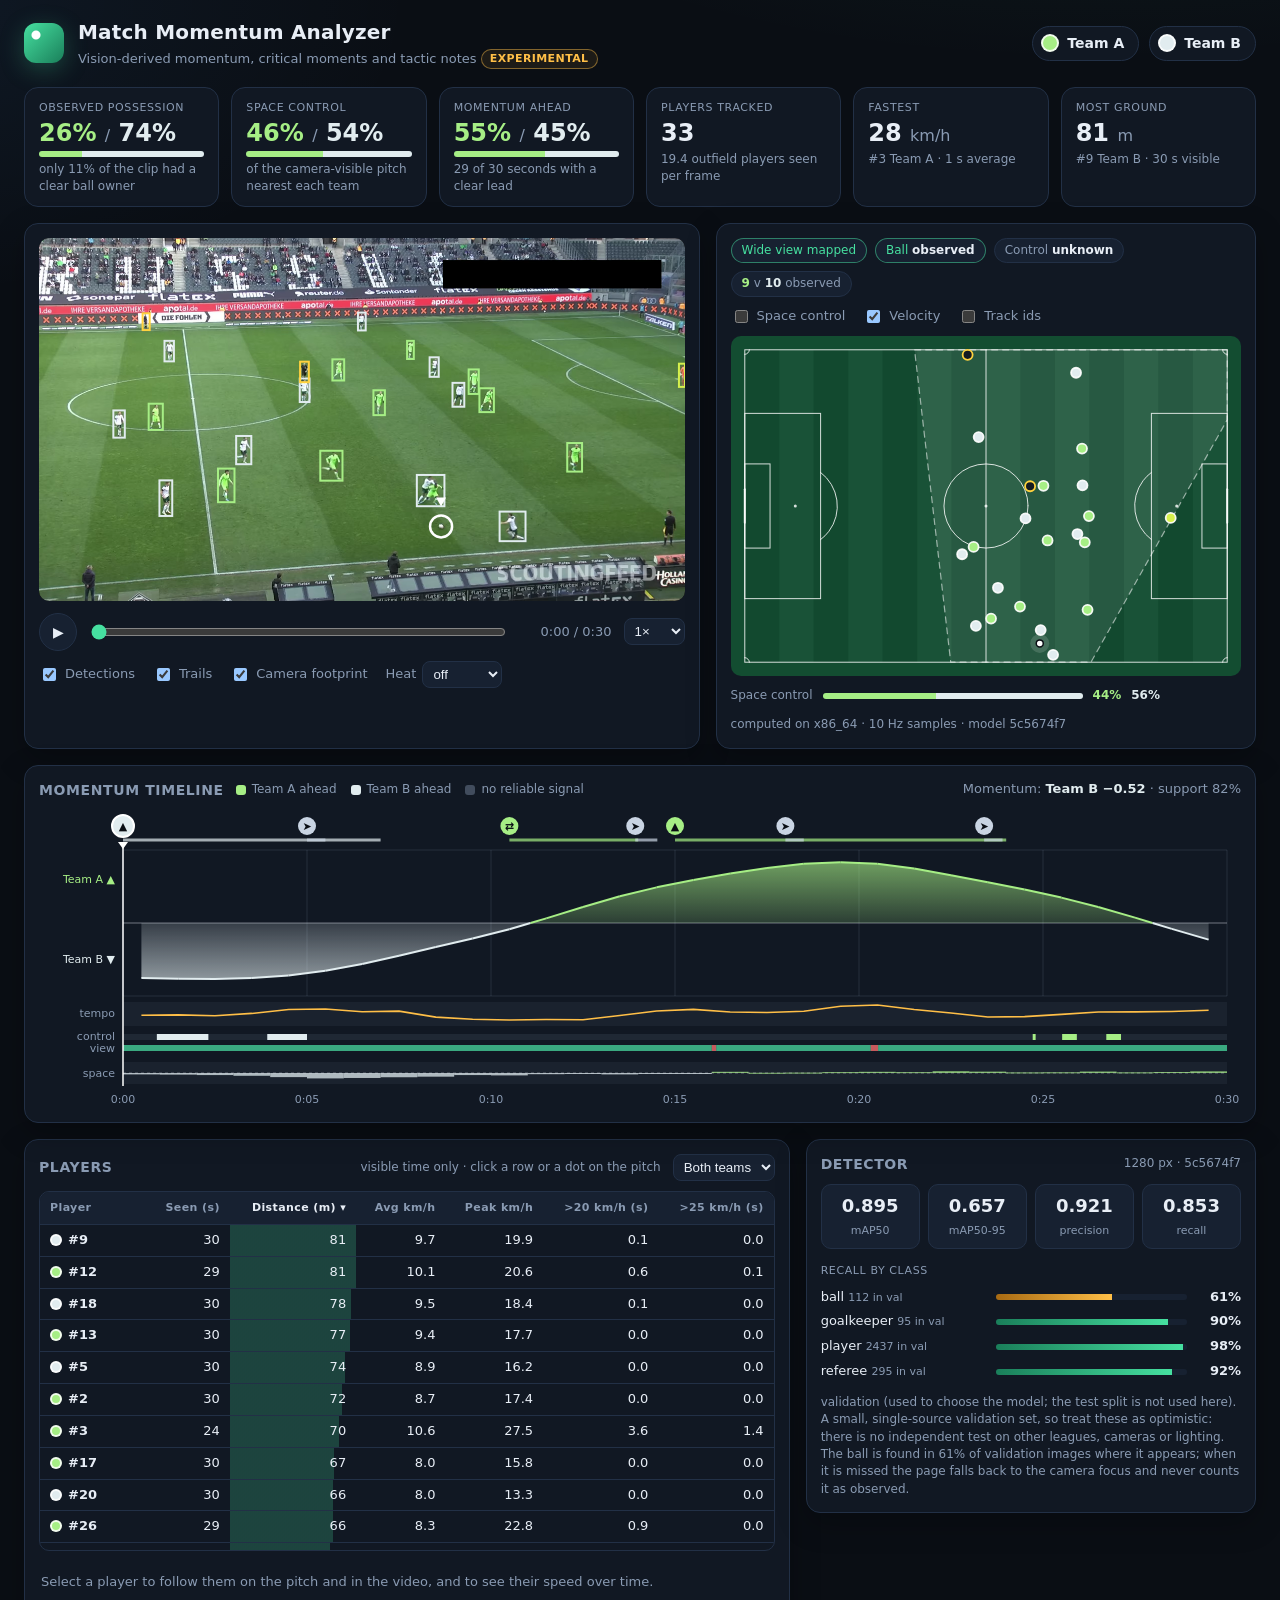
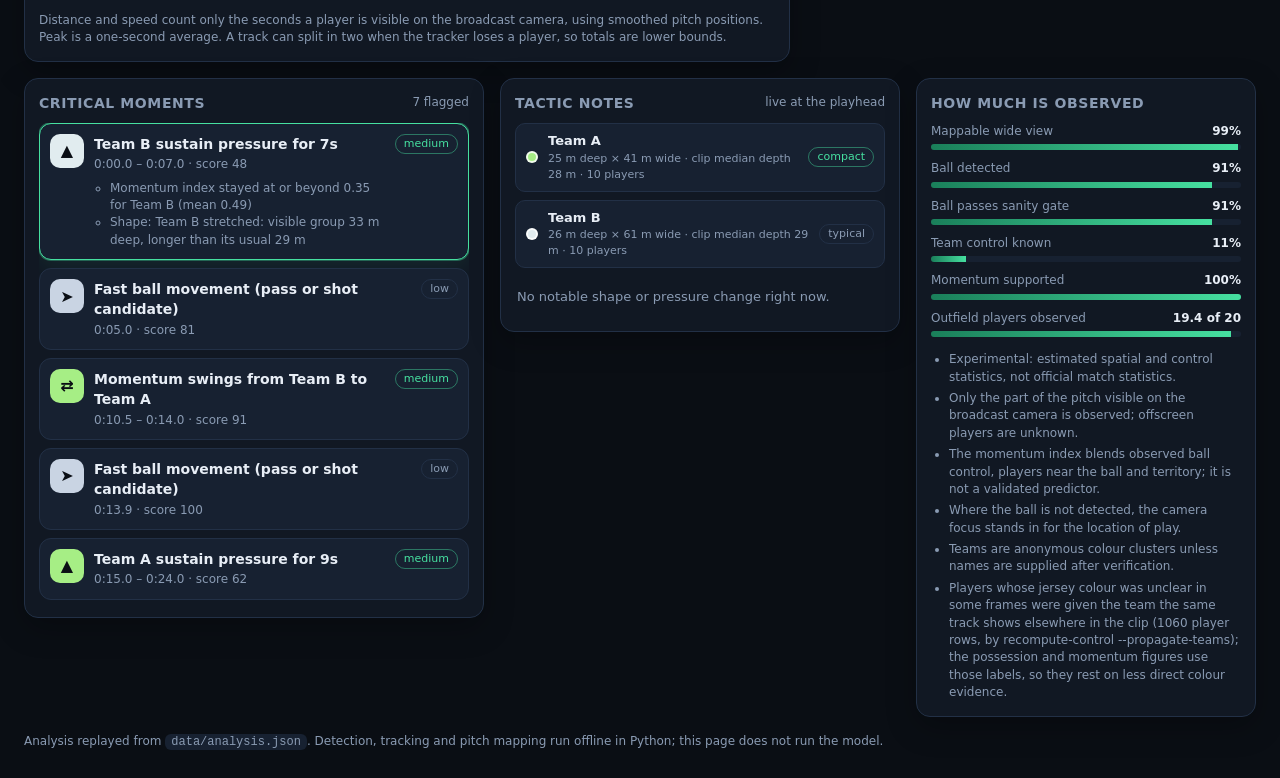
<file: web/index.html>
<!doctype html>
<html lang="en">
<head>
<meta charset="utf-8">
<meta name="viewport" content="width=device-width, initial-scale=1">
<title>Match Momentum Analyzer</title>
<meta name="description" content="Post-match momentum, critical moments and tactic notes from a broadcast football clip, replayed from precomputed vision output.">
<link rel="icon" href="favicon.svg" type="image/svg+xml">
<link rel="stylesheet" href="style.css">
</head>
<body>
<header class="top">
  <div class="brand">
    <span class="logo" aria-hidden="true"></span>
    <div>
      <h1>Match Momentum Analyzer</h1>
      <p>Vision-derived momentum, critical moments and tactic notes <span class="badge warn" title="Estimated from detections; not official statistics">experimental</span></p>
    </div>
  </div>
  <div class="teams" id="teams" aria-label="Teams"></div>
</header>

<main id="app" hidden>
  <section class="kpis" id="kpis" aria-label="Clip summary"></section>

  <section class="stage">
    <div class="card video-card">
      <div class="video-wrap" id="videoWrap">
        <video id="video" playsinline muted preload="auto"></video>
        <canvas id="overlay" aria-hidden="true"></canvas>
        <div class="video-state" id="videoState"></div>
      </div>
      <div class="controls">
        <button id="play" class="icon" aria-label="Play or pause (space)">&#9654;</button>
        <input id="scrub" type="range" min="0" max="1000" value="0" step="1" aria-label="Seek">
        <span class="time" id="time">0:00 / 0:00</span>
        <select id="rate" aria-label="Playback speed">
          <option value="0.5">0.5&times;</option>
          <option value="1" selected>1&times;</option>
          <option value="2">2&times;</option>
        </select>
      </div>
      <div class="toggles">
        <label><input type="checkbox" id="tBoxes" checked> Detections</label>
        <label><input type="checkbox" id="tTrails" checked> Trails</label>
        <label><input type="checkbox" id="tFootprint" checked> Camera footprint</label>
        <label>Heat <select id="tHeat"><option value="">off</option><option value="A">Team A</option><option value="B">Team B</option></select></label>
      </div>
      <div class="selected-chip" id="selectedChip" hidden></div>
    </div>

    <div class="card pitch-card">
      <div class="pitch-head">
        <div class="chips" id="status"></div>
      </div>
      <div class="toggles pitch-toggles">
        <label title="Colour the camera-visible pitch by which team has the nearest observed player"><input type="checkbox" id="tSpace"> Space control</label>
        <label title="Arrow = where the player will be in about a second at the current speed"><input type="checkbox" id="tVelocity" checked> Velocity</label>
        <label><input type="checkbox" id="tLabels"> Track ids</label>
      </div>
      <canvas id="pitch" aria-label="Top-down pitch view of tracked players and ball"></canvas>
      <div class="space-live" id="spaceLive"></div>
      <div class="pitch-foot" id="pitchFoot"></div>
    </div>
  </section>

  <section class="card momentum-card">
    <div class="card-head">
      <h2>Momentum timeline</h2>
      <div class="legend" id="legend"></div>
      <div class="now" id="now"></div>
    </div>
    <canvas id="momentum" aria-label="Momentum timeline"></canvas>
    <div class="tooltip" id="tooltip" hidden></div>
  </section>

  <section class="players-row" id="playersRow" hidden>
    <div class="card" id="playersCard" hidden>
      <div class="card-head">
        <h2>Players</h2>
        <span class="sub">visible time only &middot; click a row or a dot on the pitch</span>
        <select id="playerTeam" aria-label="Filter players by team"><option value="">Both teams</option></select>
      </div>
      <div class="table-wrap">
        <table class="players" id="players">
          <thead></thead>
          <tbody></tbody>
        </table>
      </div>
      <div class="player-detail" id="playerDetail"></div>
      <p class="fine" id="playerNote"></p>
    </div>
    <div class="card" id="modelCard" hidden>
      <div class="card-head"><h2>Detector</h2><span class="sub" id="modelSub"></span></div>
      <div id="model"></div>
    </div>
  </section>

  <section class="lower">
    <div class="card">
      <div class="card-head"><h2>Critical moments</h2><span class="sub" id="momentCount"></span></div>
      <ol class="moments" id="moments"></ol>
    </div>
    <div class="card">
      <div class="card-head"><h2>Tactic notes</h2><span class="sub">live at the playhead</span></div>
      <div id="shape" class="shape"></div>
      <div id="notes" class="notes"></div>
    </div>
    <div class="card">
      <div class="card-head"><h2>How much is observed</h2></div>
      <div id="coverage" class="coverage"></div>
      <ul class="limits" id="limits"></ul>
    </div>
  </section>
</main>

<div id="error" class="error" hidden></div>
<footer>Analysis replayed from <code>data/analysis.json</code>. Detection, tracking and pitch mapping run offline in Python; this page does not run the model.</footer>
<script src="app.js"></script>
</body>
</html>
</file>
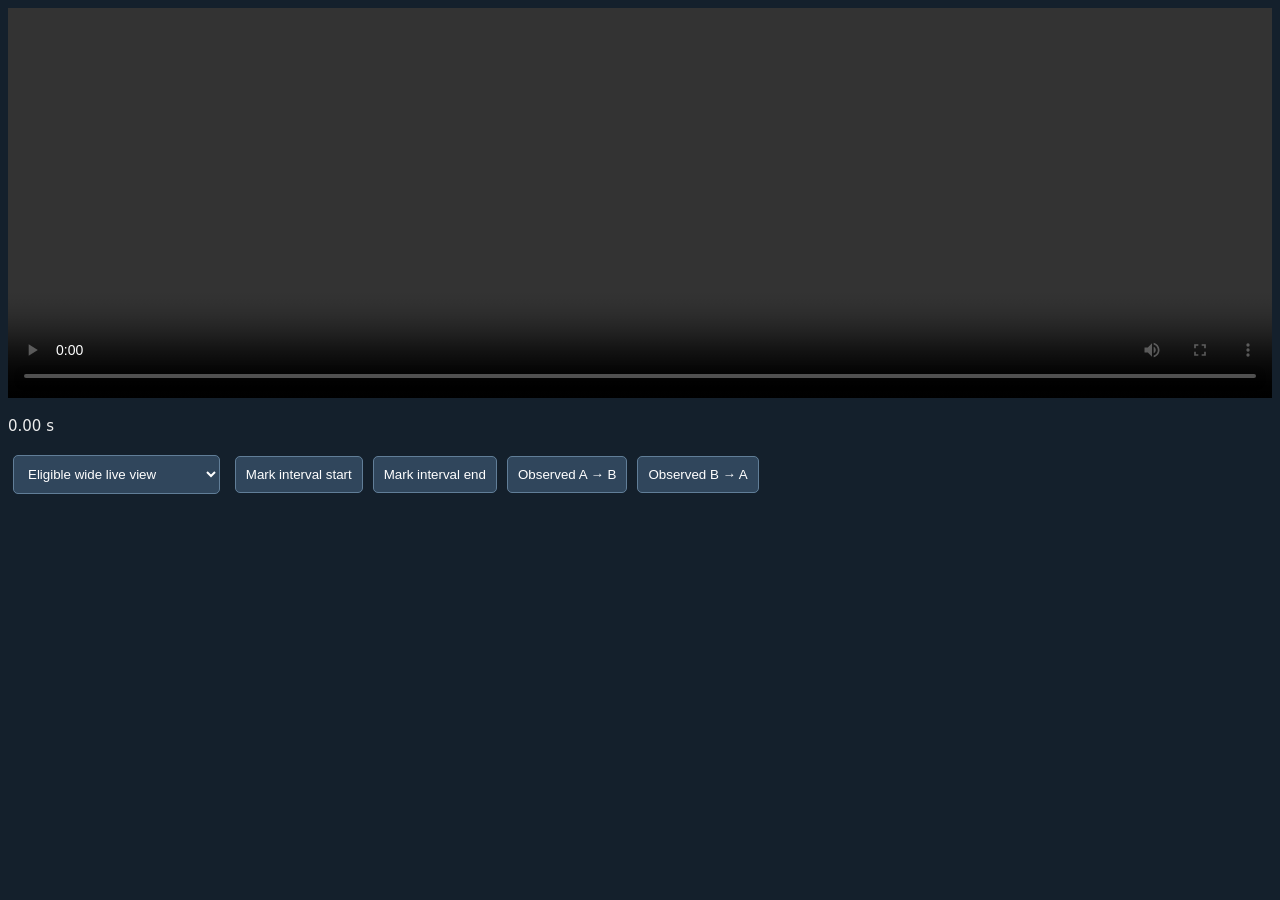
<file: dashboard/annotation_player/index.html>
<!doctype html><html><head><meta charset="utf-8"><style>body{font:15px system-ui;color:#eee;background:#14202c}video{width:100%;max-height:390px}button,select{margin:5px;padding:10px;background:#30465c;color:white;border:1px solid #617e98;border-radius:5px}</style></head><body>
<video id="video" controls preload="metadata"></video><p id="clock">0.00 s</p>
<select id="view"><option value="eligible">Eligible wide live view</option><option value="replay">Replay</option><option value="ineligible">Ineligible close-up/other</option><option value="uncertain">Uncertain / leave unlabelled</option></select>
<button id="start">Mark interval start</button><button id="end">Mark interval end</button><button id="ab">Observed A → B</button><button id="ba">Observed B → A</button>
<script>
const v=document.getElementById('video');let revision=0;const send=(type,x={})=>parent.postMessage({isStreamlitMessage:true,type,...x},'*');
function mark(action){send('streamlit:setComponentValue',{value:{action,time:v.currentTime,view:document.getElementById('view').value,revision:++revision},dataType:'json'})}
for(const action of ['start','end','ab','ba'])document.getElementById(action).onclick=()=>mark(action);
v.ontimeupdate=()=>document.getElementById('clock').textContent=v.currentTime.toFixed(2)+' video seconds';
window.addEventListener('message',e=>{if(e.data.type!=='streamlit:render')return;const a=e.data.args;if(v.getAttribute('src')!==a.video_url)v.src=a.video_url;send('streamlit:setFrameHeight',{height:550})});
send('streamlit:componentReady',{apiVersion:1});send('streamlit:setFrameHeight',{height:550});
</script></body></html>
</file>
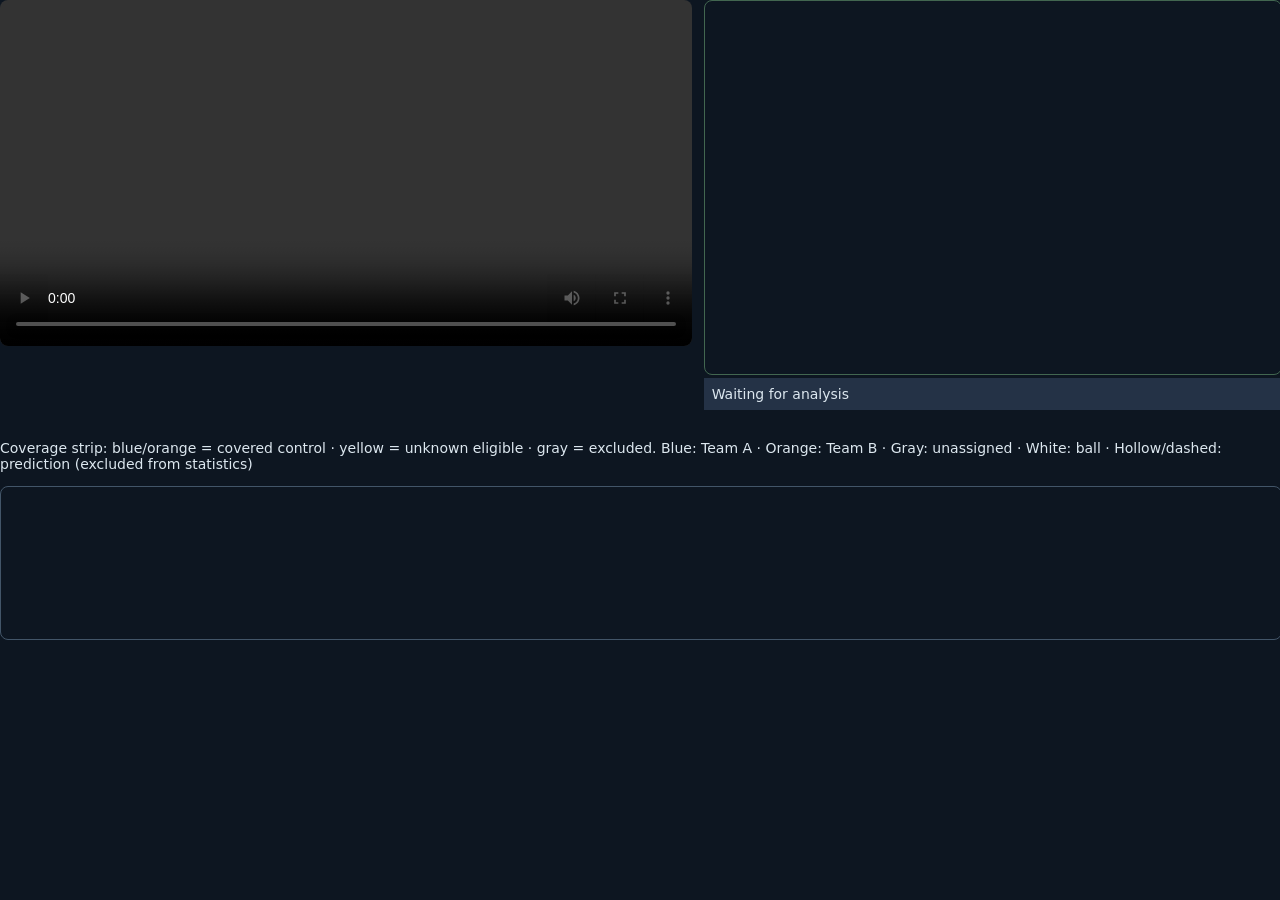
<file: dashboard/player/index.html>
<!doctype html><html><head><meta charset="utf-8"><style>
body{font:14px system-ui;color:#dce7ef;background:#0d1621;margin:0} .grid{display:grid;grid-template-columns:1.2fr 1fr;gap:12px}video{width:100%;border-radius:8px}canvas{width:100%;border:1px solid #426650;border-radius:8px}button{background:#203246;color:white;border:1px solid #54728d;border-radius:5px;padding:6px;margin:3px;cursor:pointer}#status{padding:8px;background:#243246}#events{max-height:100px;overflow:auto} @media(max-width:700px){.grid{grid-template-columns:1fr}}
</style></head><body>
<div class="grid"><video id="video" controls preload="metadata"></video><div><canvas id="pitch" width="840" height="544"></canvas><div id="status">Waiting for analysis</div><div id="coaching" style="padding:8px"></div></div></div>
<p>Coverage strip: blue/orange = covered control · yellow = unknown eligible · gray = excluded. Blue: Team A · Orange: Team B · Gray: unassigned · White: ball · Hollow/dashed: prediction (excluded from statistics)</p>
<div id="events"></div><canvas id="trend" width="1100" height="130" style="border-color:#425568"></canvas>
<script>
const controlLabels={stable_observed_team_control:'Stable observed control',awaiting_team_persistence:'Waiting for stable team control',missing_observed_ball:'Ball not observed',excluded_interval:'Excluded video interval',airborne_ball_uncertainty:'Ball height uncertain',no_observed_players:'Players not observed',ball_outside_control_radius:'No nearby controlling player',nearest_player_team_unknown:'Nearest player team unknown',contested_between_teams:'Opposing or unassigned player nearby',invalid_ball_geometry:'Ball position unavailable'};
const video=document.getElementById('video'),canvas=document.getElementById('pitch'),ctx=canvas.getContext('2d');let args=null,requestPending=null,lastShot=null;
const send=(type,extra={})=>parent.postMessage({isStreamlitMessage:true,type,...extra},'*');
function nearest(frames,t){let lo=0,hi=frames.length;while(lo<hi){let m=(lo+hi)>>1;if(frames[m].timestamp<=t)lo=m+1;else hi=m}return frames[lo-1]}
function draw(){if(!args)return;const t=video.currentTime, f=nearest(args.frames,t),W=args.length,H=args.width,sx=840/W,sy=544/H;
ctx.fillStyle='#153d2a';ctx.fillRect(0,0,840,544);ctx.strokeStyle='#d0e7d5';ctx.lineWidth=2;ctx.strokeRect(5,5,830,534);ctx.beginPath();ctx.moveTo(420,5);ctx.lineTo(420,539);ctx.stroke();ctx.beginPath();ctx.ellipse(420,272,9.15*sx,9.15*sy,0,0,Math.PI*2);ctx.stroke();
[0,W-16.5].forEach(x=>ctx.strokeRect(x*sx,(H/2-20.16)*sy,16.5*sx,40.32*sy));
let review=nearest(args.coaching||[],t),text=[];if(review&&t-review.timestamp<=1.2){const current=f&&t-f.timestamp<=.21?f:null;text.push('Ball: '+(current?(current.ball.airborne_uncertain?'airborne_uncertain':current.ball.reason||current.ball.observation):review.ball_status));const evidence=current?.control_evidence||{};if(evidence.reason)text.push('Control: '+(controlLabels[evidence.reason]||evidence.reason)+(evidence.candidate_team?' · candidate '+evidence.candidate_team+' · '+(evidence.observed_support_seconds||0).toFixed(2)+'s observed':''));for(const team of ['A','B']){const g=review.teams[team];text.push(g.width_m==null?`Team ${team}: ${g.observed_outfield_count} observed · ${g.reason}`:`Team ${team}: ${g.observed_outfield_count} observed · visible-group width ${g.width_m.toFixed(1)}m, depth ${g.depth_m.toFixed(1)}m`)}}document.getElementById('coaching').textContent=text.join(' | ');
let valid=f&&t-f.timestamp<=.21&&t>=args.window_start&&t<args.window_end;
if(valid){
const colors={A:'#4dafff',B:'#ffad55'};
for(const p of f.people){if(!p.xy)continue;
 ctx.strokeStyle=colors[p.team]||'#b4bdc4';ctx.globalAlpha=.25;ctx.beginPath();let prev=null;
 for(const old of args.frames){if(old.timestamp<t-10||old.timestamp>t||old.shot!==f.shot)continue;const q=old.people.find(q=>q.id===p.id&&q.xy&&q.observation==='observed');if(!q){prev=null;continue}if(!prev||old.timestamp-prev.timestamp>.21)ctx.moveTo(q.xy[0]*sx,q.xy[1]*sy);else ctx.lineTo(q.xy[0]*sx,q.xy[1]*sy);prev=old;}ctx.stroke();ctx.globalAlpha=1;
 ctx.fillStyle=colors[p.team]||'#b4bdc4';ctx.strokeStyle=ctx.fillStyle;ctx.setLineDash(p.observation==='predicted'?[3,3]:[]);ctx.beginPath();ctx.arc(p.xy[0]*sx,p.xy[1]*sy,6,0,Math.PI*2);if(p.observation==='observed')ctx.fill();else ctx.stroke();ctx.setLineDash([]);
}
if(f.ball.xy){ctx.strokeStyle=ctx.fillStyle='white';ctx.beginPath();ctx.arc(f.ball.xy[0]*sx,f.ball.xy[1]*sy,4,0,Math.PI*2);if(f.ball.observation==='observed')ctx.fill();else ctx.stroke()}
document.getElementById('status').textContent=`${t.toFixed(2)}s · Shot ${f.shot} · ${f.eligible?'Eligible':'Excluded'} · Control ${f.possession} · Calibration ${f.calibration.method}`;
}else document.getElementById('status').textContent=`${t.toFixed(2)}s · Positions unavailable`;
const tc=document.getElementById('trend'),c=tc.getContext('2d'),duration=args.duration;c.clearRect(0,0,1100,130);c.fillStyle='#172538';c.fillRect(0,0,1100,130);c.strokeStyle='#4dafff';c.beginPath();let pen=false;
for(const r of args.trends){if(r.A_possession_share==null){pen=false;continue}const x=r.timestamp/duration*1100,y=115-r.A_possession_share*90;if(!pen)c.moveTo(x,y);else c.lineTo(x,y);pen=true}c.stroke();for(const [field,color] of [['A_territorial_pressure','#8ad9ff'],['B_territorial_pressure','#ffad55']]){c.strokeStyle=color;c.setLineDash([4,4]);c.beginPath();let pen=false;for(const r of args.trends){if(r[field]==null){pen=false;continue}let x=r.timestamp/duration*1100,y=115-r[field]*90;if(!pen)c.moveTo(x,y);else c.lineTo(x,y);pen=true}c.stroke()}c.setLineDash([]);for(let i=0;i<args.trends.length;i++){const r=args.trends[i],next=args.trends[i+1]?.timestamp||duration;c.fillStyle=!r.eligible?'#677582':r.possession==='A'?'#4dafff':r.possession==='B'?'#ffad55':'#e6c35b';c.fillRect(r.timestamp/duration*1100,120,Math.max(1,(next-r.timestamp)/duration*1100),10)}c.fillStyle='#b4bdc4';c.fillText('30s rolling covered possession share — Team A; gaps = unknown',10,16);c.strokeStyle='#fff';c.beginPath();c.moveTo(t/duration*1100,0);c.lineTo(t/duration*1100,130);c.stroke();
if(t>=args.window_end||t<args.window_start){const window=Math.floor(t/60);if(requestPending!==window){requestPending=window;send('streamlit:setComponentValue',{value:{window,time:t},dataType:'json'})}}
}
window.addEventListener('message',event=>{if(event.data.type!=='streamlit:render')return;args=event.data.args;requestPending=null;
 if(video.getAttribute('src')!==args.video_url){video.src=args.video_url;video.addEventListener('loadedmetadata',()=>{video.currentTime=args.seek||0;draw()},{once:true})}
 const events=document.getElementById('events');events.replaceChildren();for(const e of args.events){let b=document.createElement('button');b.textContent=`${e.timestamp.toFixed(2)}s ${e.from_team} → ${e.to_team}`;b.onclick=()=>{video.currentTime=Math.max(0,e.uncertainty[0]-.5);draw()};events.append(b)}draw();send('streamlit:setFrameHeight',{height:650});});
video.addEventListener('timeupdate',draw);video.addEventListener('seeked',draw);video.addEventListener('pause',draw);send('streamlit:componentReady',{apiVersion:1});send('streamlit:setFrameHeight',{height:650});
</script></body></html>
</file>
<file: web/style.css>
:root {
  --bg: #0a0e14;
  --panel: #111823;
  --panel-2: #172131;
  --line: #223046;
  --text: #e8eef6;
  --muted: #8a9bb3;
  --accent: #46e0a0;
  --warn: #ffbf47;
  --team-a: #4da3ff;
  --team-b: #ff6b6b;
  --radius: 14px;
  color-scheme: dark;
}
* { box-sizing: border-box; }
html, body { margin: 0; background: var(--bg); color: var(--text); }
body {
  font: 14px/1.45 ui-sans-serif, system-ui, -apple-system, "Segoe UI", Roboto, sans-serif;
  min-height: 100vh;
  background:
    radial-gradient(1200px 500px at 85% -10%, rgba(70, 224, 160, .08), transparent 60%),
    radial-gradient(900px 500px at -10% 0%, rgba(77, 163, 255, .08), transparent 60%),
    var(--bg);
}
code { background: var(--panel-2); padding: 1px 6px; border-radius: 6px; font-size: 12px; }

.top {
  display: flex; flex-wrap: wrap; align-items: center; justify-content: space-between;
  gap: 16px; padding: 18px 24px 6px; max-width: 1480px; margin: 0 auto;
}
.brand { display: flex; align-items: center; gap: 14px; }
.logo {
  width: 40px; height: 40px; border-radius: 12px;
  background:
    radial-gradient(circle at 30% 30%, #fff 0 4px, transparent 5px),
    linear-gradient(135deg, var(--accent), #1a7f5a);
  box-shadow: 0 6px 24px rgba(70, 224, 160, .25);
}
h1 { margin: 0; font-size: 20px; letter-spacing: .2px; }
h2 { margin: 0; font-size: 14px; letter-spacing: .6px; text-transform: uppercase; color: var(--muted); }
.brand p { margin: 2px 0 0; color: var(--muted); font-size: 13px; }
.badge { display: inline-block; padding: 1px 8px; border-radius: 999px; font-size: 11px; font-weight: 600; letter-spacing: .4px; text-transform: uppercase; vertical-align: 1px; }
.badge.warn { color: var(--warn); border: 1px solid rgba(255, 191, 71, .45); background: rgba(255, 191, 71, .08); }

.teams { display: flex; gap: 10px; }
.team-pill {
  display: flex; align-items: center; gap: 8px; padding: 6px 14px 6px 8px;
  background: var(--panel); border: 1px solid var(--line); border-radius: 999px; font-weight: 600;
}
.team-pill i { width: 18px; height: 18px; border-radius: 50%; border: 2px solid rgba(255, 255, 255, .85); display: block; }

main { max-width: 1480px; margin: 0 auto; padding: 12px 24px 8px; display: grid; gap: 16px; }
.card { background: var(--panel); border: 1px solid var(--line); border-radius: var(--radius); padding: 14px; box-shadow: 0 10px 30px rgba(0, 0, 0, .25); min-width: 0; }
.card-head { display: flex; align-items: center; gap: 12px; margin-bottom: 10px; flex-wrap: wrap; }
.card-head .sub { color: var(--muted); font-size: 12px; margin-left: auto; }

.stage { display: grid; grid-template-columns: minmax(0, 1.25fr) minmax(0, 1fr); gap: 16px; }
.video-wrap { position: relative; aspect-ratio: 16 / 9; background: #000; border-radius: 10px; overflow: hidden; }
.video-wrap video, .video-wrap canvas { position: absolute; inset: 0; width: 100%; height: 100%; }
.video-wrap video { object-fit: fill; background: #000; }
.video-state {
  position: absolute; left: 10px; top: 10px; padding: 3px 10px; font-size: 12px; font-weight: 600; border-radius: 999px;
  background: rgba(10, 14, 20, .78); border: 1px solid var(--line); display: none;
}
.video-state.on { display: block; }

.controls { display: flex; align-items: center; gap: 12px; margin-top: 12px; }
.controls .time { font-variant-numeric: tabular-nums; color: var(--muted); min-width: 92px; text-align: right; font-size: 13px; }
button.icon {
  width: 38px; height: 38px; border-radius: 50%; border: 1px solid var(--line); background: var(--panel-2);
  color: var(--text); cursor: pointer; font-size: 14px; flex: none;
}
button.icon:hover { border-color: var(--accent); }
select { background: var(--panel-2); color: var(--text); border: 1px solid var(--line); border-radius: 8px; padding: 4px 6px; }
input[type=range] { flex: 1; accent-color: var(--accent); min-width: 0; }
.toggles { display: flex; flex-wrap: wrap; gap: 6px 18px; margin-top: 10px; color: var(--muted); font-size: 13px; }
.toggles label { display: flex; align-items: center; gap: 6px; cursor: pointer; }

.pitch-card { display: flex; flex-direction: column; gap: 10px; }
#pitch { width: 100%; display: block; border-radius: 10px; }
.chips { display: flex; flex-wrap: wrap; gap: 8px; }
.chip { padding: 3px 10px; border-radius: 999px; font-size: 12px; background: var(--panel-2); border: 1px solid var(--line); color: var(--muted); white-space: nowrap; }
.chip b { color: var(--text); font-weight: 600; }
.chip.on { border-color: rgba(70, 224, 160, .5); color: var(--accent); }
.chip.off { border-color: rgba(255, 191, 71, .45); color: var(--warn); }
.pitch-foot { color: var(--muted); font-size: 12px; min-height: 18px; }

.momentum-card { position: relative; }
#momentum { width: 100%; height: 298px; display: block; cursor: pointer; touch-action: none; }
.legend { display: flex; gap: 14px; color: var(--muted); font-size: 12px; flex-wrap: wrap; }
.legend span { display: flex; align-items: center; gap: 6px; }
.legend i { width: 10px; height: 10px; border-radius: 3px; display: block; }
.now { margin-left: auto; font-size: 13px; color: var(--muted); font-variant-numeric: tabular-nums; }
.now b { color: var(--text); }
.tooltip {
  position: absolute; pointer-events: none; z-index: 5; max-width: 280px; padding: 8px 10px; border-radius: 10px;
  background: rgba(8, 12, 18, .96); border: 1px solid var(--line); font-size: 12px; line-height: 1.4;
}

.lower { display: grid; grid-template-columns: 1.15fr 1fr .85fr; gap: 16px; align-items: start; }
.moments { list-style: none; margin: 0; padding: 0; display: grid; gap: 8px; max-height: 480px; overflow: auto; }
.moment {
  display: grid; grid-template-columns: 34px 1fr auto; gap: 10px; align-items: start; padding: 10px;
  border: 1px solid var(--line); border-radius: 12px; background: var(--panel-2); cursor: pointer;
  transition: border-color .15s, transform .15s;
}
.moment:hover { border-color: var(--accent); }
.moment.active { border-color: var(--accent); box-shadow: 0 0 0 1px rgba(70, 224, 160, .35), 0 8px 24px rgba(70, 224, 160, .08); }
.moment .glyph { width: 34px; height: 34px; border-radius: 10px; display: grid; place-items: center; font-size: 16px; font-weight: 700; color: #0a0e14; }
.moment h3 { margin: 0 0 2px; font-size: 14px; }
.moment .meta { color: var(--muted); font-size: 12px; font-variant-numeric: tabular-nums; }
.moment ul { margin: 6px 0 0; padding-left: 16px; color: var(--muted); font-size: 12px; display: none; }
.moment.active ul, .moment:focus-visible ul { display: block; }
.conf { font-size: 11px; padding: 1px 8px; border-radius: 999px; border: 1px solid var(--line); color: var(--muted); align-self: start; }
.conf.medium { color: var(--accent); border-color: rgba(70, 224, 160, .45); }

.notes { display: grid; gap: 8px; }
.note {
  padding: 10px 12px; border-radius: 12px; background: var(--panel-2); border: 1px solid var(--line); border-left-width: 4px;
  animation: pop .25s ease-out;
}
.note.recent { opacity: .45; }
.note .kind { font-size: 11px; text-transform: uppercase; letter-spacing: .6px; color: var(--muted); }
.note p { margin: 2px 0 0; }
.note small { display: block; margin-top: 4px; color: var(--muted); font-variant-numeric: tabular-nums; }
.empty { color: var(--muted); padding: 10px 2px; font-size: 13px; }
@keyframes pop { from { transform: translateY(4px); opacity: 0; } to { transform: none; opacity: 1; } }

.coverage { display: grid; gap: 10px; }
.meter { display: grid; gap: 4px; }
.meter div { display: flex; justify-content: space-between; font-size: 12px; color: var(--muted); }
.meter b { color: var(--text); font-weight: 600; font-variant-numeric: tabular-nums; }
.meter .bar { display: block; height: 6px; border-radius: 6px; background: var(--panel-2); overflow: hidden; }
.meter .bar i { display: block; height: 100%; background: linear-gradient(90deg, #1a7f5a, var(--accent)); }
.limits { margin: 14px 0 0; padding-left: 18px; color: var(--muted); font-size: 12px; display: grid; gap: 4px; }

footer { max-width: 1480px; margin: 0 auto; padding: 8px 24px 28px; color: var(--muted); font-size: 12px; }
.error { max-width: 720px; margin: 40px auto; padding: 20px; border: 1px solid rgba(255, 107, 107, .5); border-radius: var(--radius); background: rgba(255, 107, 107, .08); }

@media (max-width: 1100px) {
  .stage { grid-template-columns: 1fr; }
  .lower { grid-template-columns: 1fr; }
}
@media (max-width: 560px) {
  .top, main, footer { padding-left: 14px; padding-right: 14px; }
  #momentum { height: 218px; }
  .controls .time { display: none; }
}
@media (prefers-reduced-motion: reduce) { .note { animation: none; } }

.shape { display: grid; gap: 8px; margin-bottom: 10px; }
.shape-row { display: grid; grid-template-columns: 12px 1fr auto; gap: 10px; align-items: center; padding: 8px 10px; border-radius: 10px; background: var(--panel-2); border: 1px solid var(--line); font-size: 13px; }
.shape-row i { width: 12px; height: 12px; border-radius: 50%; display: block; border: 2px solid rgba(255, 255, 255, .85); }
.shape-row small { color: var(--muted); display: block; font-size: 11px; font-variant-numeric: tabular-nums; }
.shape-row .tag { font-size: 11px; padding: 1px 8px; border-radius: 999px; border: 1px solid var(--line); color: var(--muted); }
.shape-row .tag.compact { color: var(--accent); border-color: rgba(70, 224, 160, .45); }
.shape-row .tag.stretched { color: var(--warn); border-color: rgba(255, 191, 71, .45); }

/* summary tiles */
.kpis { display: grid; grid-template-columns: repeat(auto-fit, minmax(170px, 1fr)); gap: 12px; }
.kpis[hidden] { display: none; }
.kpi { background: var(--panel); border: 1px solid var(--line); border-radius: var(--radius); padding: 12px 14px; display: grid; gap: 4px; align-content: start; min-width: 0; }
.kpi-label { font-size: 11px; letter-spacing: .6px; text-transform: uppercase; color: var(--muted); }
.kpi b { font-size: 24px; line-height: 1.15; font-variant-numeric: tabular-nums; }
.kpi b em { font-style: normal; color: var(--muted); font-size: 16px; font-weight: 500; }
.kpi small { color: var(--muted); font-size: 12px; line-height: 1.35; }
.split { display: flex; height: 6px; border-radius: 6px; overflow: hidden; background: var(--panel-2); min-width: 40px; }
.split i { display: block; height: 100%; }

/* pitch extras */
.pitch-toggles { margin-top: 0; }
.space-live { display: flex; align-items: center; gap: 10px; font-size: 12px; min-height: 20px; font-variant-numeric: tabular-nums; }
.space-live .split { flex: 1; max-width: 260px; }
.muted { color: var(--muted); }
.selected-chip { margin-top: 10px; padding: 6px 12px; border-radius: 999px; background: rgba(255, 210, 63, .08); border: 1px solid rgba(255, 210, 63, .45); font-size: 12px; display: flex; align-items: center; gap: 8px; flex-wrap: wrap; }
.selected-chip[hidden] { display: none; }
.selected-chip button { margin-left: auto; background: none; border: 0; color: var(--muted); cursor: pointer; text-decoration: underline; font: inherit; }
.sw { display: inline-block; width: 12px; height: 12px; border-radius: 50%; border: 2px solid rgba(255, 255, 255, .85); vertical-align: -2px; margin-right: 6px; }

/* players */
.players-row { display: grid; grid-template-columns: minmax(0, 1.7fr) minmax(0, 1fr); gap: 16px; align-items: start; }
.players-row[hidden], #playersCard[hidden], #modelCard[hidden] { display: none; }
.players-row.single { grid-template-columns: minmax(0, 1fr); }
.table-wrap { max-height: 360px; overflow: auto; border-radius: 10px; border: 1px solid var(--line); }
table.players { width: 100%; border-collapse: collapse; font-size: 13px; font-variant-numeric: tabular-nums; }
table.players th { position: sticky; top: 0; background: var(--panel-2); text-align: right; font-weight: 600; font-size: 11px; letter-spacing: .4px; color: var(--muted); padding: 0; z-index: 1; }
table.players th:first-child, table.players td:first-child { text-align: left; }
table.players th button { all: unset; cursor: pointer; display: block; width: 100%; padding: 8px 10px; box-sizing: border-box; }
table.players th button:focus-visible { outline: 2px solid var(--accent); outline-offset: -2px; }
table.players th.sorted { color: var(--text); }
table.players td { padding: 6px 10px; text-align: right; border-top: 1px solid var(--line); white-space: nowrap; }
table.players tbody tr { cursor: pointer; }
table.players tbody tr:hover { background: rgba(255, 255, 255, .03); }
table.players tbody tr.sel { background: rgba(255, 210, 63, .1); box-shadow: inset 3px 0 0 #ffd23f; }
table.players tbody tr:focus-visible { outline: 2px solid var(--accent); outline-offset: -2px; }
.bar-cell { background: linear-gradient(90deg, rgba(70, 224, 160, .22) var(--w), transparent var(--w)); }
.gk { font-size: 10px; padding: 0 5px; border-radius: 4px; border: 1px solid var(--line); color: #d6f04d; }
.player-detail { margin-top: 12px; }
.detail-head { font-size: 13px; margin-bottom: 4px; }
.detail-head span { color: var(--muted); font-size: 12px; }
#spark { width: 100%; display: block; }
.fine { color: var(--muted); font-size: 12px; margin: 10px 0 0; line-height: 1.45; }

/* detector card */
.stats4 { display: grid; grid-template-columns: repeat(4, 1fr); gap: 8px; margin-bottom: 14px; }
.stats4 div { background: var(--panel-2); border: 1px solid var(--line); border-radius: 10px; padding: 8px 6px; text-align: center; }
.stats4 b { display: block; font-size: 18px; font-variant-numeric: tabular-nums; }
.stats4 span { color: var(--muted); font-size: 11px; }
.cls-head { font-size: 11px; letter-spacing: .6px; text-transform: uppercase; color: var(--muted); margin-bottom: 6px; }
.cls { display: grid; grid-template-columns: 1.3fr 1.5fr 44px; gap: 10px; align-items: center; font-size: 13px; padding: 3px 0; }
.cls small { color: var(--muted); font-size: 11px; }
.cls b { text-align: right; font-variant-numeric: tabular-nums; }
.cls .bar { display: block; height: 6px; border-radius: 6px; background: var(--panel-2); overflow: hidden; }
.cls .bar i { display: block; height: 100%; background: linear-gradient(90deg, #1a7f5a, var(--accent)); }
.cls.weak .bar i { background: linear-gradient(90deg, #a86a12, var(--warn)); }

@media (max-width: 1100px) { .players-row { grid-template-columns: 1fr; } }
@media (max-width: 560px) {
  .stats4 { grid-template-columns: repeat(2, 1fr); }
  .kpi b { font-size: 20px; }
}
</file>
